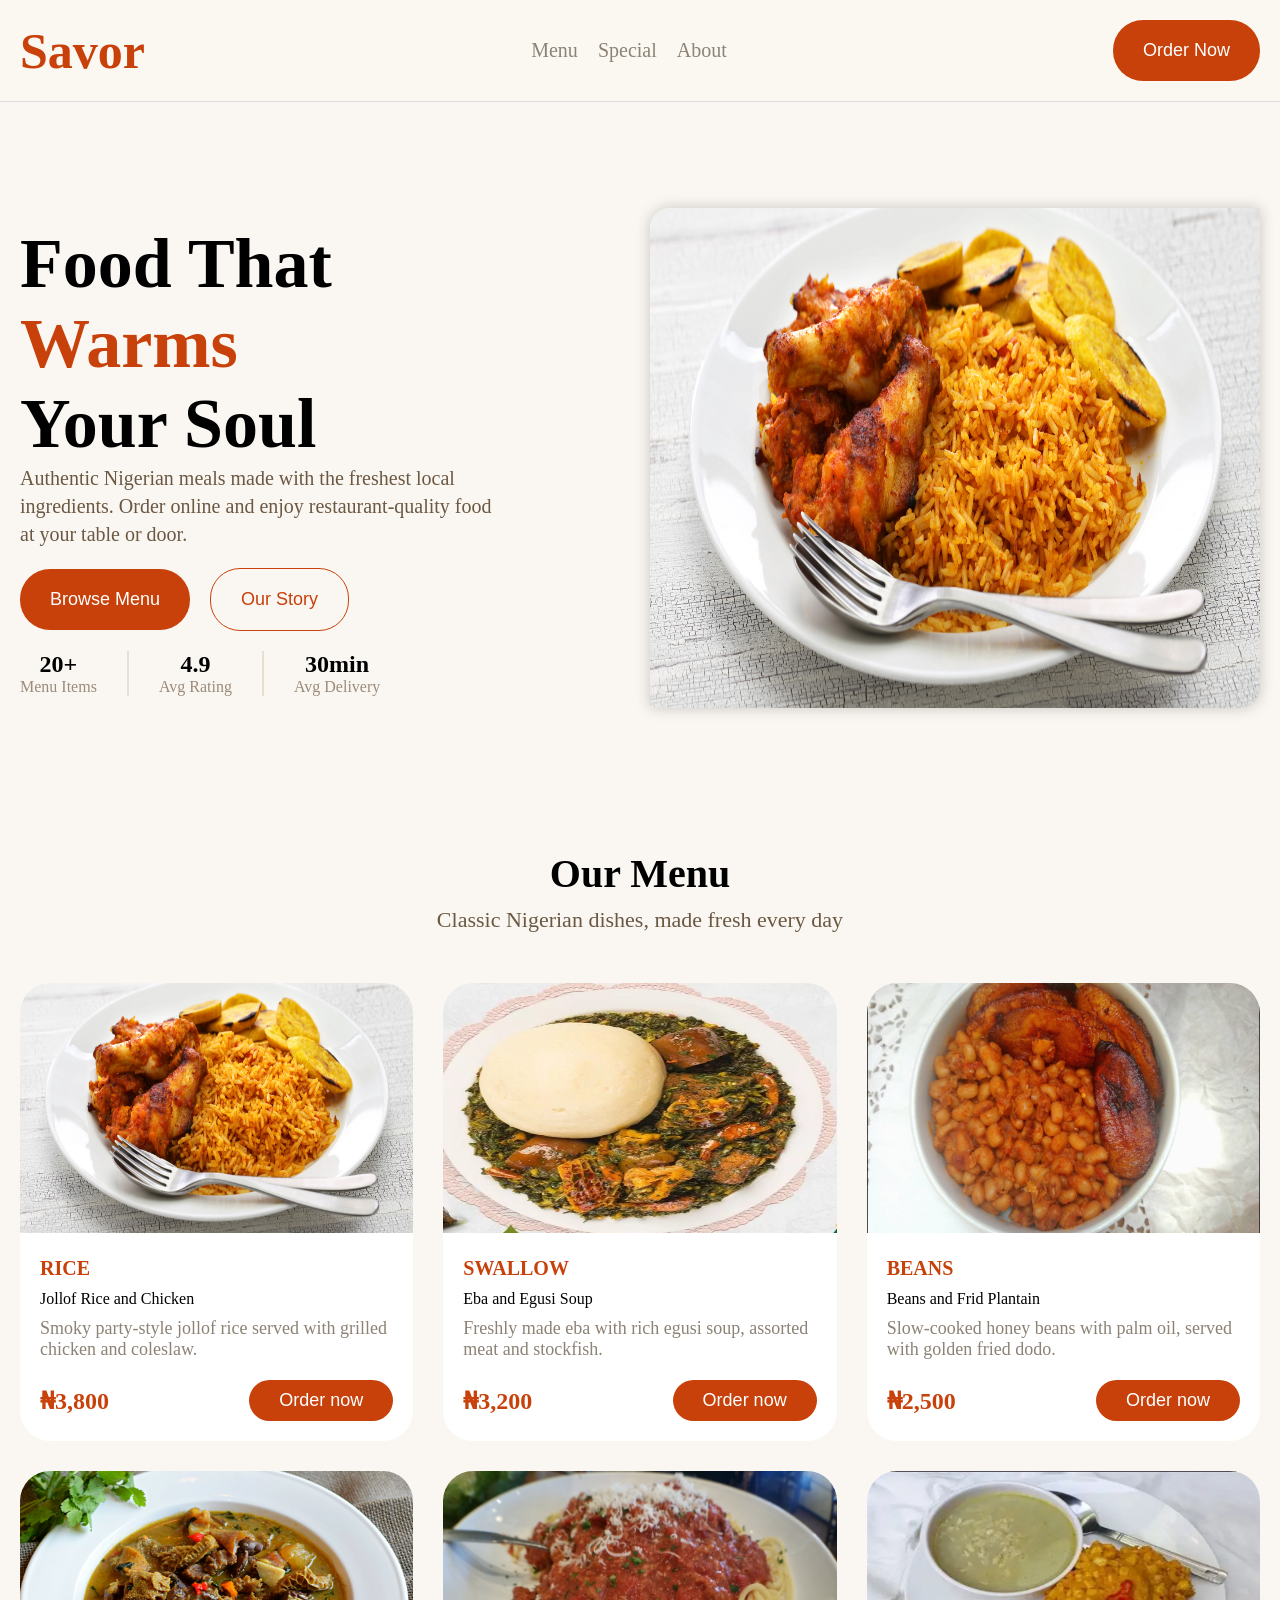
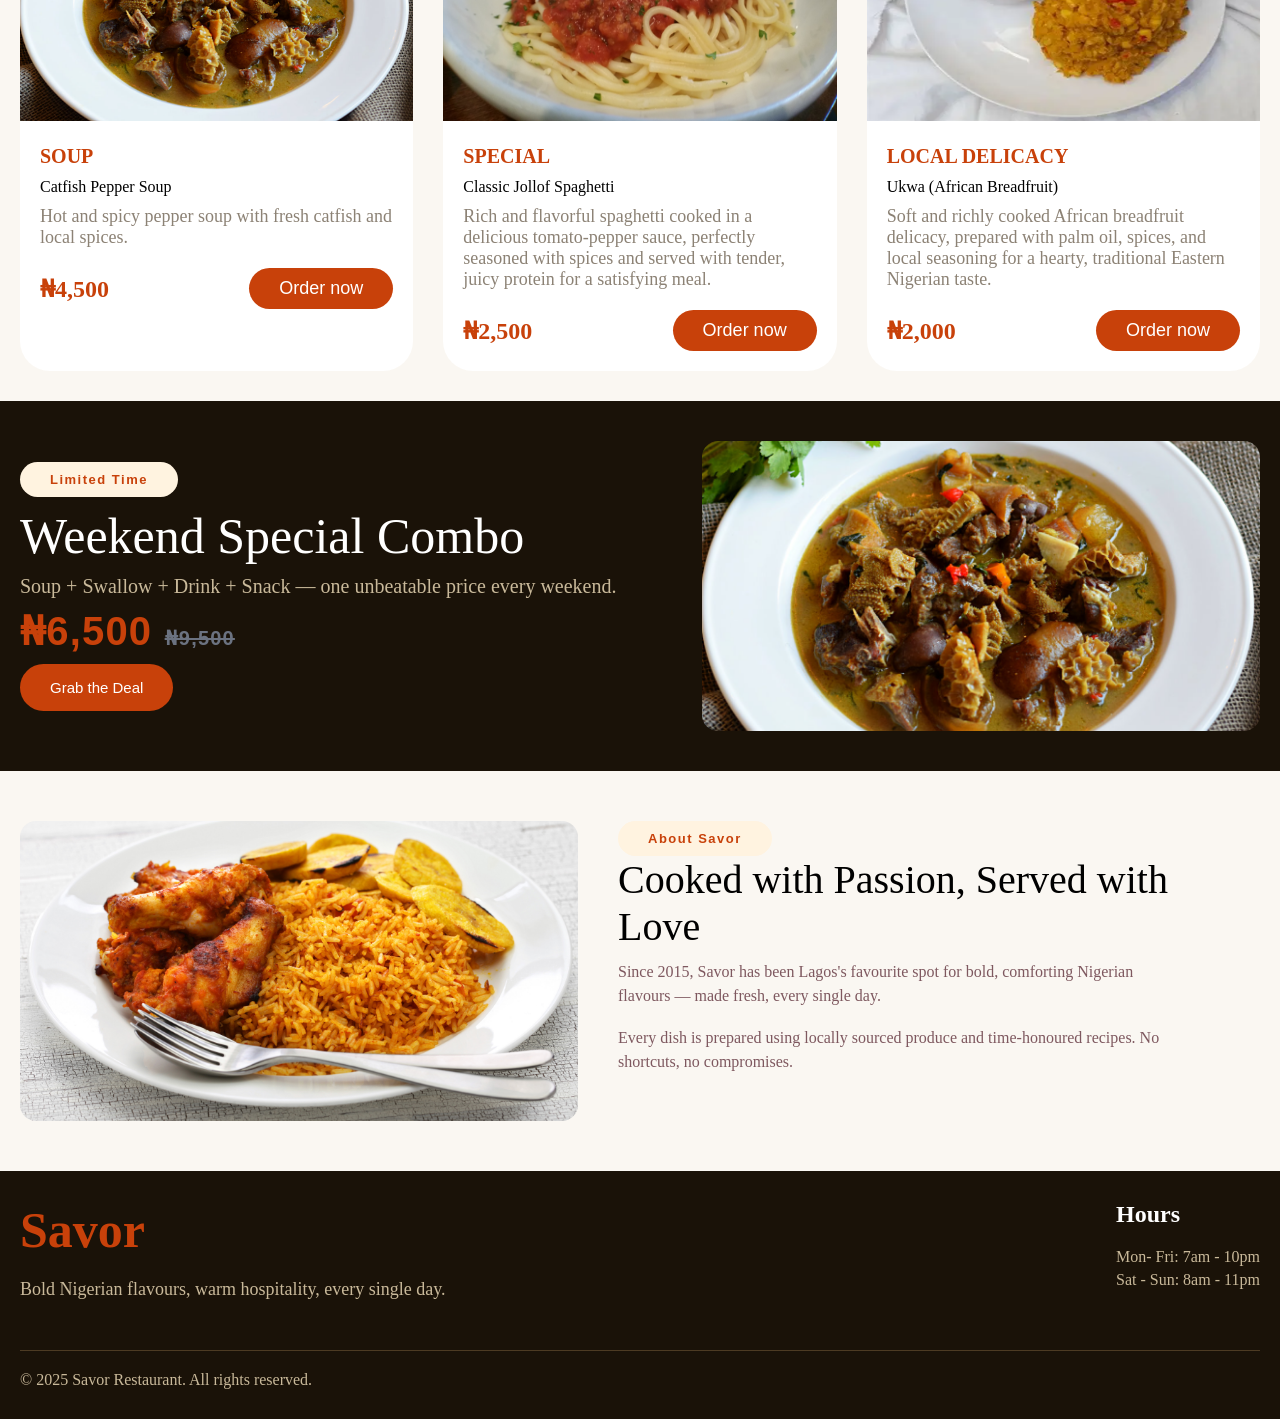
<file: index.html>
<!doctype html>
<html lang="en">
  <head>
    <meta charset="UTF-8" />
    <meta name="viewport" content="width=device-width, initial-scale=1.0" />
    <title>Savor</title>
    <link rel="shortcut icon" href="./img/s logo.jpg" type="image/x-icon" />
    <link rel="stylesheet" href="style.css" />
  </head>
  <body>
    <header>
      <section class="header-section">
        <div>
          <span class="logo">Savor</span>
        </div>
        <nav class="navs">
          <ul class="nav-lists">
            <li><a href="#mymenu" class="nav-list">Menu</a></li>
            <li><a href="#myspecial" class="nav-list">Special</a></li>
            <li><a href="#myabout" class="nav-list">About</a></li>
          </ul>
        </nav>

        <div class="btns">
          <button class="order-btn">Order Now</button>

          <label for="menu" class="menu-btn">
            <svg
              xmlns="http://www.w3.org/2000/svg"
              height="30px"
              viewBox="0 -960 960 960"
              width="30px"
              fill="##8c8275"
            >
              <path
                d="M120-240v-80h720v80H120Zm0-200v-80h720v80H120Zm0-200v-80h720v80H120Z"
              />
            </svg>
          </label>
        </div>
      </section>

      <input type="checkbox" id="menu" class="check-menu" />
      <nav class="mobile-nav">
        <ul class="mobile-nav-lists">
          <li><a href="#mymenu" class="nav-list">Menu</a></li>
          <li><a href="#myspecial" class="nav-list">Special</a></li>
          <li><a href="#" class="nav-list">About</a></li>
        </ul>
        <button class="mobile-order-btn">Order Now</button>
      </nav>
    </header>

    <!-- hero section -->
    <section class="hero">
      <div class="hero-section">
        <div class="hero-text">
          <h1 class="intro-text">
            Food That <span class="colored-text">Warms </span> Your Soul
          </h1>
          <p>
            Authentic Nigerian meals made with the freshest local ingredients.
            Order online and enjoy restaurant-quality food at your table or
            door.
          </p>
          <div class="hero-btns">
            <button class="browse-btn">Browse Menu</button>
            <button class="story-btn">Our Story</button>
          </div>

          <div class="analytics">
            <div>
              <h1>20+</h1>
              <p>Menu Items</p>
            </div>
            <span class="divider"></span>
            <div>
              <h1>4.9</h1>
              <p>Avg Rating</p>
            </div>
            <span class="divider"></span>
            <div>
              <h1>30min</h1>
              <p>Avg Delivery</p>
            </div>
          </div>
        </div>

        <div class="image-parent">
          <img class="hero-img" src="./img/rice.jpg" alt="rice" />
        </div>
      </div>
    </section>

    <!-- our menu section -->
    <section class="menu-section" id="mymenu">
      <div class="menu">
        <div class="menu-intro-text">
          <h1>Our Menu</h1>
          <p>Classic Nigerian dishes, made fresh every day</p>
        </div>

        <div class="menu-display">
          <!-- display 1 -->
          <div class="main-menu">
            <div class="menu-image-container">
              <img src="./img/rice (1).jpg" alt="rice image" class="menu-img" />
            </div>

            <div class="menu-details">
              <h1 class="food-name">Rice</h1>

              <p class="foot-cat">Jollof Rice and Chicken</p>
              <p class="food-desc">
                Smoky party-style jollof rice served with grilled chicken and
                coleslaw.
              </p>

              <div class="menu-other-details">
                <h2 class="food-price">₦3,800</h2>
                <button class="btn-order">Order now</button>
              </div>
            </div>
          </div>

          <!-- display 2 -->

          <div class="main-menu">
            <div class="menu-image-container">
              <img src="./img/eba.png" alt="eba image" class="menu-img" />
            </div>

            <div class="menu-details">
              <h1 class="food-name">Swallow</h1>

              <p class="foot-cat">Eba and Egusi Soup</p>
              <p class="food-desc">
                Freshly made eba with rich egusi soup, assorted meat and
                stockfish.
              </p>

              <div class="menu-other-details">
                <h2 class="food-price">₦3,200</h2>
                <button class="btn-order">Order now</button>
              </div>
            </div>
          </div>

          <!-- display 3 -->

          <div class="main-menu">
            <div class="menu-image-container">
              <img src="./img/beans.jpg" alt="Beans image" class="menu-img" />
            </div>

            <div class="menu-details">
              <h1 class="food-name">Beans</h1>

              <p class="foot-cat">Beans and Frid Plantain</p>
              <p class="food-desc">
                Slow-cooked honey beans with palm oil, served with golden fried
                dodo.
              </p>

              <div class="menu-other-details">
                <h2 class="food-price">₦2,500</h2>
                <button class="btn-order">Order now</button>
              </div>
            </div>
          </div>

          <!-- display 4 -->

          <div class="main-menu">
            <div class="menu-image-container">
              <img src="./img/soup.png" alt="Soup image" class="menu-img" />
            </div>

            <div class="menu-details">
              <h1 class="food-name">Soup</h1>

              <p class="foot-cat">Catfish Pepper Soup</p>
              <p class="food-desc">
                Hot and spicy pepper soup with fresh catfish and local spices.
              </p>

              <div class="menu-other-details">
                <h2 class="food-price">₦4,500</h2>
                <button class="btn-order">Order now</button>
              </div>
            </div>
          </div>

          <!-- display 5 -->

          <div class="main-menu">
            <div class="menu-image-container">
              <img
                src="./img/spaghetti.jpg"
                alt="spaghetti image"
                class="menu-img"
              />
            </div>

            <div class="menu-details">
              <h1 class="food-name">Special</h1>

              <p class="foot-cat">Classic Jollof Spaghetti</p>
              <p class="food-desc">
                Rich and flavorful spaghetti cooked in a delicious tomato-pepper
                sauce, perfectly seasoned with spices and served with tender,
                juicy protein for a satisfying meal.
              </p>

              <div class="menu-other-details">
                <h2 class="food-price">₦2,500</h2>
                <button class="btn-order">Order now</button>
              </div>
            </div>
          </div>

          <!-- display 6 -->

          <div class="main-menu">
            <div class="menu-image-container">
              <img src="./img/ukwa.png" alt="rice image" class="menu-img" />
            </div>

            <div class="menu-details">
              <h1 class="food-name">Local Delicacy</h1>

              <p class="foot-cat">Ukwa (African Breadfruit)</p>
              <p class="food-desc">
                Soft and richly cooked African breadfruit delicacy, prepared
                with palm oil, spices, and local seasoning for a hearty,
                traditional Eastern Nigerian taste.
              </p>

              <div class="menu-other-details">
                <h2 class="food-price">₦2,000</h2>
                <button class="btn-order">Order now</button>
              </div>
            </div>
          </div>
        </div>
      </div>
    </section>

    <!-- limited section  -->

    <section class="limited-section" id="myspecial">
      <div class="limited">
        <div class="content">
          <span class="limited-time"> Limited Time </span>
          <h1>Weekend Special Combo</h1>
          <p>
            Soup + Swallow + Drink + Snack — one unbeatable price every weekend.
          </p>

          <div class="price-list">
            <span class="prices"> ₦6,500 </span>

            <span class="discount-prices"> ₦9,500 </span>
          </div>

          <div class="deals-btn">
            <button class="grab-deals">Grab the Deal</button>
          </div>
        </div>

        <div class="soup-img">
          <img class="pepper-soup" src="./img/soup.png" alt="soup" />
        </div>
      </div>
    </section>

    <!-- about savor -->

    <section class="about" id="myabout">
      <div class="rice-img">
        <img class="rice" src="./img/rice.jpg" alt="rice" />
      </div>

      <div class="about-savor">
        <div class="savor">
          <span class="sav"> About Savor </span>

          <h1>Cooked with Passion, Served with Love</h1>

          <p>
            Since 2015, Savor has been Lagos's favourite spot for bold,
            comforting Nigerian flavours — made fresh, every single day.
          </p>
          <br />
          <p>
            Every dish is prepared using locally sourced produce and
            time-honoured recipes. No shortcuts, no compromises.
          </p>
        </div>
      </div>
    </section>

    <!-- footer section -->
    <footer>

      <section class="footer-section">
        <div class="footer-text">
          <div>
            <span class="logo">Savor</span>
          <p class="company-desc">Bold Nigerian flavours, warm hospitality, every single day.</p>
        </div>

        <div>
          <h1 class="hours">Hours</h1>

          <p>Mon- Fri: 7am - 10pm</p>
          
          <p>Sat - Sun: 8am - 11pm</p>
        </div>
      </div>
      
      <div class="copywrite">
        <p>© 2025 Savor Restaurant. All rights reserved.</p>
      </div>
    </section>
  </footer>

  </body>
</html>
</file>
<file: style.css>
/* #faf7f2 */

* {
    padding: 0;
    margin: 0;
    box-sizing: border-box;
}

body {
    background-color: #faf7f2;
}

header {
    position: fixed;
    top: 0;
    right: 0;
    left: 0;
    border-bottom: 1px solid rgb(223, 220, 220);
    background-color: #fbf8f2;
    z-index: 10;
}

.header-section {
    padding: 20px;
    display: flex;
    justify-content: space-between;
    align-items: center;
    max-width: 1400px;
    margin: 0 auto;
}

.logo  {
    color: #c8410a;
    font-size: 50px;
    font-weight: 600;
}

li {
    list-style-type: none;
}
.nav-lists {
    display: flex;
    align-items: center;
    gap: 20px;
}

.nav-list {
    text-decoration: none;
    color: #8c8275;
    font-size: 20px;
    font-weight: 500;
}

.nav-list:hover {
    color: #c8410a;
}

.btns {
    display: flex;
    gap: 30px;
    align-items: center;
}
.order-btn,
.mobile-order-btn, 
.browse-btn {
    background-color: #c8410a;
    padding: 20px 30px;
    border-radius: 30px;
    border: none;
    font-size: 18px;
    color: white;
    cursor: pointer;
}

.order-btn:hover,
.mobile-order-btn:hover,
.btn-order:hover {
    background-color: #8b2c06;
}

.menu-btn {
    border: none;
    cursor: pointer;
    background-color: transparent;
    display: none;
}

.mobile-nav {
    display: none;
    padding: 0 20px;
    padding-bottom: 20px;
}

.mobile-nav-lists {
    display: flex;
    flex-direction: column;
    gap: 30px;
    margin-bottom: 20px;
}

.check-menu {
    display: none;
}

.check-menu:checked ~ .mobile-nav {
    display: block;
}

/* hero section */
.hero-section {
    margin-top: 100px;
    display: flex;
    align-items: center;
    justify-content: space-between;
    gap: 20px;
    max-width: 1400px;
    margin: 0 auto;
    margin-top: 100px;
    min-height: 80vh;
    padding: 20px;
}

.intro-text {
    color: black;
    font-size: 70px;
    font-weight: 600;
    width: 60%;
}

.colored-text {
    color: #c8410a;
}
.intro-text + p {
    color: #6b5843;
    font-size: 20px;
    width: 80%;
    line-height: 1.4;
}

.hero-btns {
    margin-top: 20px;
    display: flex;
    align-items: center;
    gap: 20px;
}

.story-btn {
    background-color: #faf7f2;
    padding: 20px 30px;
    border-radius: 30px;
    border: 1px solid #c8410a;
    font-size: 18px;
    color: #c8410a;
    cursor: pointer;
}

.hero-img {
    width: 100%;
    height: 500px;
    border-top-left-radius: 20px;
    border-bottom-right-radius: 20px;
    box-shadow: 0 0 15px rgba(0, 0, 0, 0.2);
}

.hero-text {
    flex: 1;
}

.image-parent {
    flex: 1;
}

.analytics {
    margin-top: 20px;
    display: flex;
    gap: 30px;
    text-align: center;
}


.analytics  p {
    color: #9b8b7a;
}

.divider {
    width: 2px;
    background-color: #e8dfd0;
}

/* menu section */

.menu-section {
    padding: 30px 20px;
}

.menu {
    max-width: 1400px;
    margin: 0 auto;
}

.menu-img {
    width: 400px;
    height: 400px;
}

.menu-intro-text {
    display: flex;
    flex-direction: column;
    align-items: center;
    justify-content: center;
    gap: 10px;
    margin-bottom: 50px;
}

.menu-intro-text > h1 {
    font-size: 40px;
    font-weight: 600;
}

.menu-intro-text > p{
    font-size: 22px;
    color: #6b5843;
}

.menu-display {
    display: grid;
    grid-template-columns: repeat(3,1fr);
    gap: 30px;
}

.main-menu {
    border-radius: 30px;
    background-color: white;
    overflow: hidden;
}

.menu-image-container {
    overflow: hidden;
}

.menu-img {
    width: 100%;
    height: 250px;
    transition: all 700ms ease;
}

.menu-img:hover {
    transform: scale(1.2);
}
.menu-details {
    padding: 20px;
    display: flex;
    gap: 10px;
    flex-direction: column;
}

.food-name {
    font-size: 20px;
    color: #c8410a;
    text-transform: uppercase;
}

.food-cat {
    font-size: 18px;
    font-weight: 600;
}

.food-desc {
    font-size: 18px;
    color: #8c8275;
}

.menu-other-details {
    display: flex;
    justify-content: space-between;
    align-items: center;
    margin-top: 10px;
}

.food-price {
    color: #c8410a;
}

.btn-order  {
    background-color: #c8410a;
    padding: 10px 30px;
    border-radius: 30px;
    border: none;
    font-size: 18px;
    color: white;
    cursor: pointer;
}










/* limited section */

.limited-section {
    background-color: #1a1208;  
}

.limited {
    display: flex;
    max-width: 1400px;
    margin: 0 auto;
    min-height: 40vh;
    align-items: center;
    gap: 40px;
    padding: 40px 20px;
}

.content {
    align-items: center;
    justify-content: space-between;
    max-width: 1400px;
    margin: 0 auto;
    padding-top: 30px;
}

.content {
    flex: 1;
    padding-top: 0;
}

.limited-time {
    display: inline-block;
    background-color: #fff3e0;
    color: #c8410a;
    padding: 10px 30px;
    border-radius: 30px;
    font-size: 13px;
    font-family: Arial, Helvetica, sans-serif;
    letter-spacing: 1.5px;
    font-weight: 600;
}

.content h1 {
    color: white;
    font-weight: 300;
    font-size: 50px;
    margin-top: 10px;
}

.content p {
    color: #c9b99a;
    font-weight: 300;
    font-size: 20px;
    margin-top: 10px;
}

.price-list {
    margin: 0 auto;
    margin-top: 10px;
    max-width: 1400px;
}

.prices {
    color: #c8410a;
    font-size: 40px;
    font-weight: 600;
    letter-spacing: 1.2px;
    font-family: Arial, Helvetica, sans-serif;
}

.discount-prices {
    color: #6b7280;
    font-size: 20px;
    font-weight: 600;
    letter-spacing: 1.2px;
    font-family: Arial, Helvetica, sans-serif;
    text-decoration: line-through;
}

.deals-btn {
    margin: 0 auto;
    margin-top: 10px;
    max-width: 1400px;
}

.grab-deals {
    background-color: #c8410a;
    padding: 15px 30px;
    border-radius: 30px;
    border: none;
    font-size: 15px;
    color: white;
    cursor: pointer;
}

.grab-deals:hover {
    background-color: #8b2c06;
}

.soup-img img {
    width: 100%;
    height: 290px;
    object-fit: cover;
    border-radius: 16px;
    display: block;
}

.soup-img {
    flex: 0 0 45%;
}

/* about savor */
.about {
    display: flex;
    background-color: #faf7f2;
    max-width: 1400px;
    margin: 0 auto;
    padding: 50px 20px;
    gap: 40px;
}

.rice-img img {
    width: 100%;
    height: 300px;
    object-fit: cover;
    border-radius: 16px;
    display: block;
}

.rice-img {
    flex: 0 0 45%;
}

.about-savor h1{
    display: flex;
    max-width: 1400px;
    font-size: 40px;
    font-weight: 400;
    margin-bottom: 10px;
}
.about-savor p{
    line-height: 1.5;
    font-family: "Georgia", Times, 'Times New Roman', serif;
    font-size: 16px;
    color: #7e585f;
}

.about-savor {
    flex: 1;
    max-width: 550px;
}

.sav {
    display: inline-block;
    background-color: #fff3e0;
    color: #c8410a;
    padding: 10px 30px;
    border-radius: 30px;
    font-size: 13px;
    font-family: Arial, Helvetica, sans-serif;
    letter-spacing: 1.5px;
    font-weight: 600;
}

/* footer section */

footer {
    background-color: #1a1208;
    padding: 30px 20px; 
}

.footer-section {
    max-width: 1400px;
    margin: 0 auto;
}

.footer-text {
    display: flex;
    justify-content: space-between;
    gap: 20px;
}

.company-desc {
    color: #c9b99a;
    font-size: 18px;
    margin-top: 20px;
}

.hours {
    color: #fff;
    margin-bottom: 20px;
}

.hours ~ p {
    color: #c9b99a;
    margin-bottom: 5px;
}

.copywrite {
    margin-top: 50px;
    color: #c9b99a;
    border-top: 1px solid #4d3b23;
    padding-top: 20px;
}

@media screen and (max-width:1024px) {
    .menu-btn{
        display: block;
    }

    .navs {
        display: none;
    }

    .order-btn {
        display: none;
    }

    .hero-section {
        flex-direction: column;
    }

    .intro-text {
        width: 100%;
    }

    .intro-text p {
        width: 100%;
    }

    .hero-img {
        height: 300px;
    }

    .menu-display {
        grid-template-columns: 1fr;
    }

    .limited {
        flex-direction: column;
    }

    .about {
        flex-direction: column;
    }

    .footer-text {
        flex-direction: column;
    }
}
</file>
